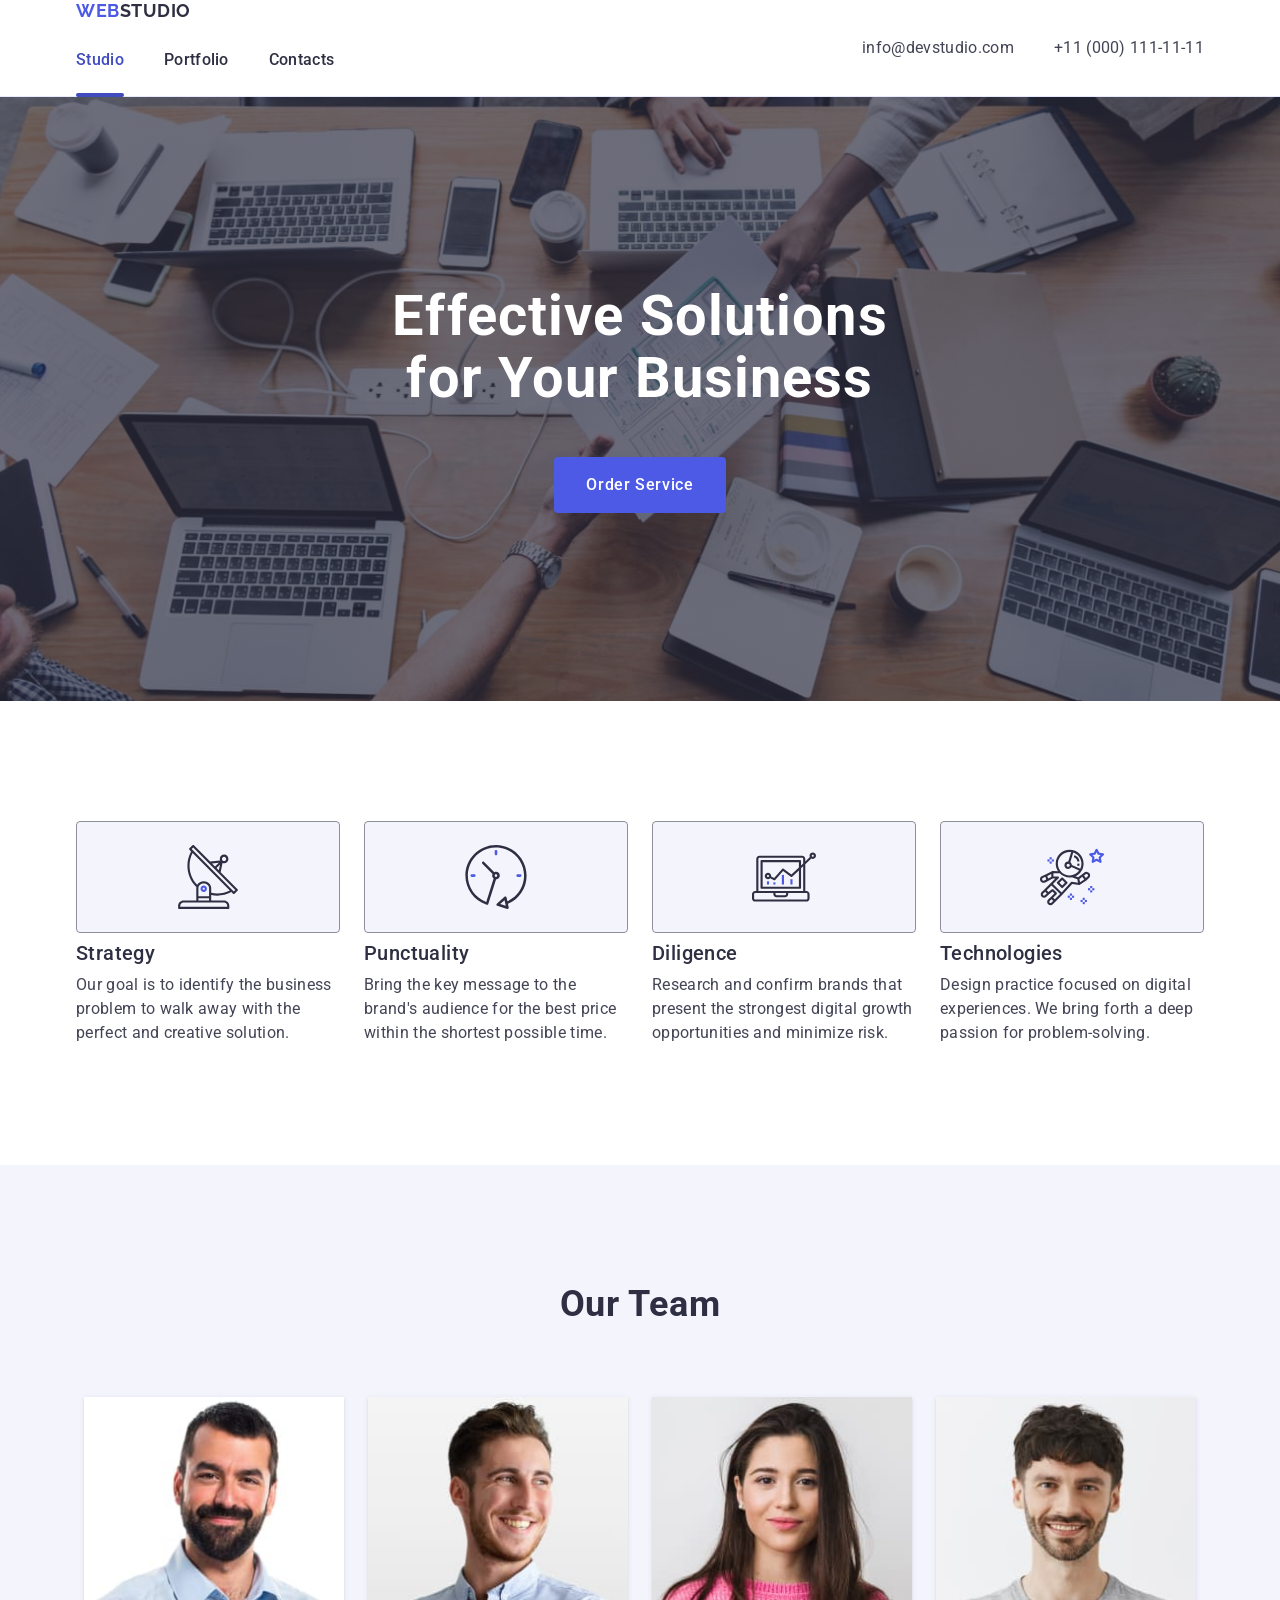
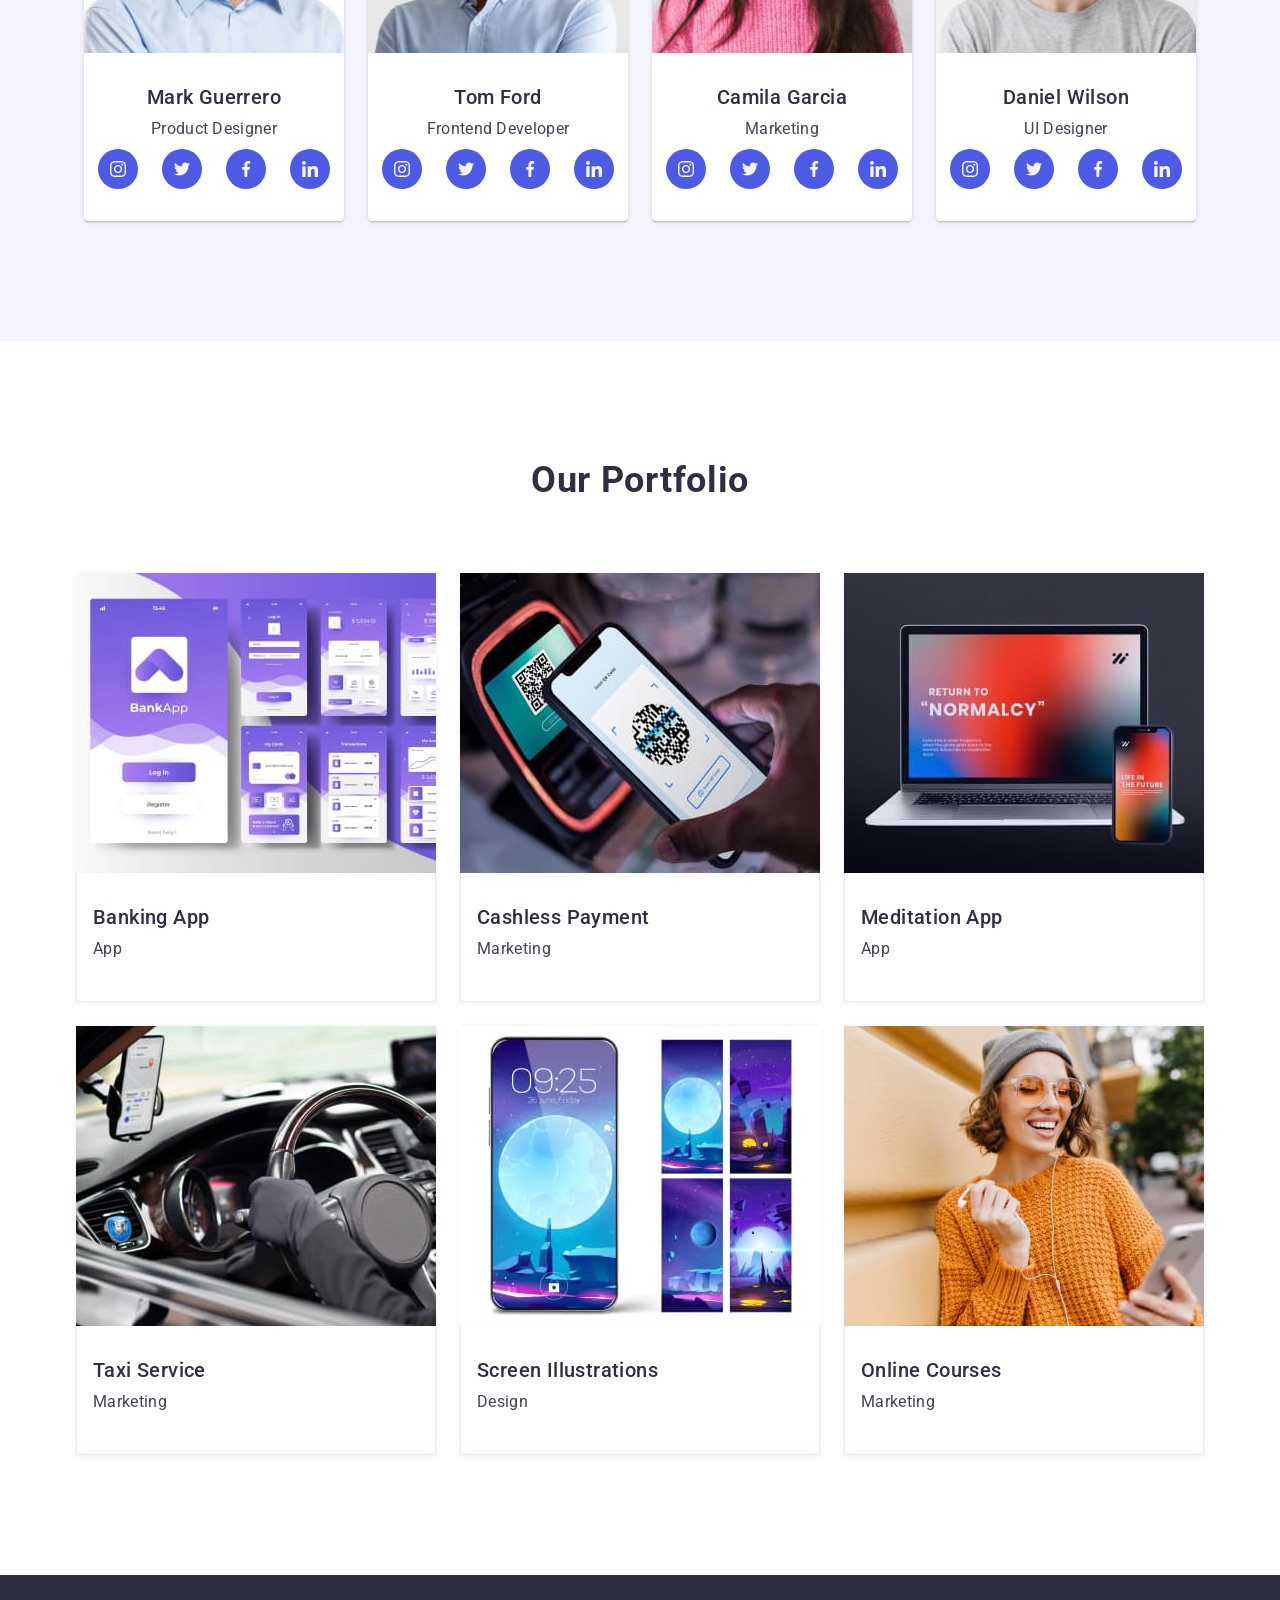
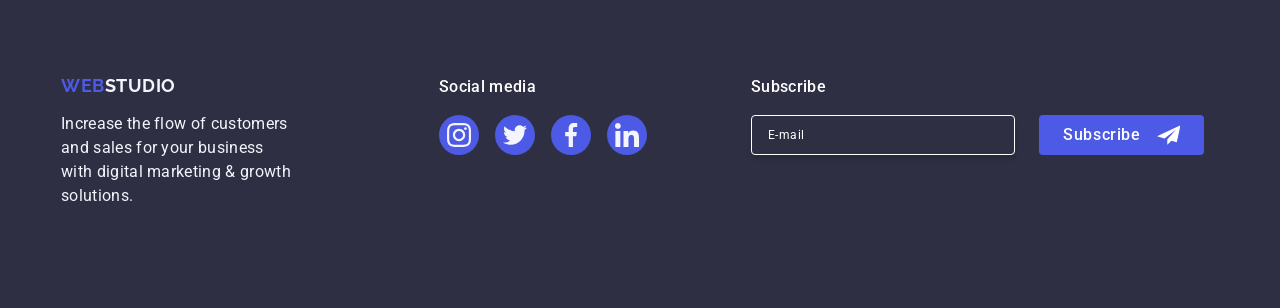
<file: index.html>
<!DOCTYPE html>
<html lang="en">
  <head>
    <meta charset="UTF-8" />
    <meta name="viewport" content="width=device-width, initial-scale=1.0" />
    <title>WebStudio</title>
    <link rel="preconnect" href="https://fonts.googleapis.com" />
    <link rel="preconnect" href="https://fonts.gstatic.com" crossorigin />
    <link
      href="https://fonts.googleapis.com/css2?family=Raleway:wght@700&family=Roboto:wght@400;500;700;900&display=swap"
      rel="stylesheet"
    />
    <link
      rel="stylesheet"
      href="https://cdn.jsdelivr.net/npm/modern-normalize@2.0.0/modern-normalize.min.css"
    />
    <link rel="stylesheet" href="./css/styles.css" />
  </head>
  <body>
    
    <!-- HEADER -->
    <header class="page-header">
      <div class="container">
        <nav class="page-nav">
          <a class="page-logo" href="./index.html">Web<span>Studio</span></a>
          <ul class="nav-list">
            <li class="nav-item">
              <a class="link" href="./index.html">Studio</a>
            </li>
            <li class="nav-item"><a class="link" href="">Portfolio</a></li>
            <li class="nav-item"><a class="link" href="">Contacts</a></li>
          </ul>
        </nav>
        <address class="address-header">
          <ul class="address-list">
            <li class="address-item">
              <a class="link" href="mailto:info@devstudio.com"
                >info@devstudio.com</a
              >
            </li>
            <li class="address-item">
              <a class="link" href="tel:+110001111111">+11 (000) 111-11-11</a>
            </li>
          </ul>
        </address>
        <button type="button" class="burger-btn">
          <svg width="24" height="24">
              <use class="icon-menu" href="./images/icons.svg#icon-menu"></use>
          </svg>
        </button>
      </div>
    </header>
    <main>

      <!-- HERO -->
      <section class="section page-hero">
        <div class="container">
          <h1 class="hero-title">Effective Solutions for Your Business</h1>
          <button class="hero-btn" type="button">Order Service</button>
        </div>
      </section>

      <!-- FEATURES -->
      <section class="section features">
        <div class="container">
          <h2 class="visually-hidden">Features</h2>
          <ul class="features-list">
            <li class="features-item">
              <div class="features-icon-wrapper">
                <svg class="icon" width="64" height="64">
                  <use href="./images/icons.svg#antenna"></use>
                </svg>
              </div>
              <h3 class="item-title">Strategy</h3>
              <p class="item-text">
                Our goal is to identify the business problem to walk away with
                the perfect and creative solution.
              </p>
            </li>
            <li class="features-item">
              <div class="features-icon-wrapper">
                <svg class="icon" width="64" height="64">
                  <use href="./images/icons.svg#clock"></use>
                </svg>
              </div>
              <h3 class="item-title">Punctuality</h3>
              <p class="item-text">
                Bring the key message to the brand's audience for the best price
                within the shortest possible time.
              </p>
            </li>
            <li class="features-item">
              <div class="features-icon-wrapper">
                <svg class="icon" width="64" height="64">
                  <use href="./images/icons.svg#diagram"></use>
                </svg>
              </div>
              <h3 class="item-title">Diligence</h3>
              <p class="item-text">
                Research and confirm brands that present the strongest digital
                growth opportunities and minimize risk.
              </p>
            </li>
            <li class="features-item">
              <div class="features-icon-wrapper">
                <svg class="icon" width="64" height="64">
                  <use href="./images/icons.svg#astronaut"></use>
                </svg>
              </div>
              <h3 class="item-title">Technologies</h3>
              <p class="item-text">
                Design practice focused on digital experiences. We bring forth a
                deep passion for problem-solving.
              </p>
            </li>
          </ul>
        </div>
      </section>

      <!-- TEAM -->
      <section class="section team">
        <div class="container">
          <h2 class="title">Our Team</h2>
          <ul class="team-list">
            <li class="team-item">
              <div class="thumb">
                <img srcset="./images/img-4.jpg 1x, ./images/img@2x.jpg 2x" src="./images/img-4.jpg" alt="Mark Guerrero" width="264" />
              </div>
              <div class="card-content">
                <h3 class="item-title">Mark Guerrero</h3>
                <p class="item-text">Product Designer</p>
                <ul class="social-links-list">
                  <li class="social-links-item">
                    <a
                      class="link"
                      href="https://www.instagram.com/"
                      target="_blank"
                    >
                      <svg class="social-links-icon" width="16" height="16">
                        <use href="./images/icons.svg#instagram"></use>
                      </svg>
                    </a>
                  </li>
                  <li class="social-links-item">
                    <a class="link" href="https://x.com/" target="_blank">
                      <svg class="social-links-icon" width="16" height="16">
                        <use href="./images/icons.svg#twitter"></use>
                      </svg>
                    </a>
                  </li>
                  <li class="social-links-item">
                    <a
                      class="link"
                      href="https://www.facebook.com/"
                      target="_blank"
                    >
                      <svg class="social-links-icon" width="16" height="16">
                        <use href="./images/icons.svg#facebook"></use>
                      </svg>
                    </a>
                  </li>
                  <li class="social-links-item">
                    <a
                      class="link"
                      href="https://www.linkedin.com/"
                      target="_blank"
                    >
                      <svg class="social-links-icon" width="16" height="16">
                        <use href="./images/icons.svg#linkedin"></use>
                      </svg>
                    </a>
                  </li>
                </ul>
              </div>
            </li>
            <li class="team-item">
              <div class="thumb">
                <img srcset="./images/img-1.jpg 1x, ./images/img-1@2x.jpg 2x" src="./images/img-1.jpg" alt="Tom Ford" width="264" />
              </div>
              <div class="card-content">
                <h3 class="item-title">Tom Ford</h3>
                <p class="item-text">Frontend Developer</p>
                <ul class="social-links-list">
                  <li class="social-links-item">
                    <a
                      class="link"
                      href="https://www.instagram.com/"
                      target="_blank"
                    >
                      <svg class="social-links-icon" width="16" height="16">
                        <use href="./images/icons.svg#instagram"></use>
                      </svg>
                    </a>
                  </li>
                  <li class="social-links-item">
                    <a class="link" href="https://x.com/" target="_blank">
                      <svg class="social-links-icon" width="16" height="16">
                        <use href="./images/icons.svg#twitter"></use>
                      </svg>
                    </a>
                  </li>
                  <li class="social-links-item">
                    <a
                      class="link"
                      href="https://www.facebook.com/"
                      target="_blank"
                    >
                      <svg class="social-links-icon" width="16" height="16">
                        <use href="./images/icons.svg#facebook"></use>
                      </svg>
                    </a>
                  </li>
                  <li class="social-links-item">
                    <a
                      class="link"
                      href="https://www.linkedin.com/"
                      target="_blank"
                    >
                      <svg class="social-links-icon" width="16" height="16">
                        <use href="./images/icons.svg#linkedin"></use>
                      </svg>
                    </a>
                  </li>
                </ul>
              </div>
            </li>
            <li class="team-item">
              <div class="thumb">
                <img srcset="./images/img-2.jpg 1x, ./images/img-2@2x.jpg 2x" src="./images/img-2.jpg" alt="Camila Garcia" width="264" />
              </div>
              <div class="card-content">
                <h3 class="item-title">Camila Garcia</h3>
                <p class="item-text">Marketing</p>
                <ul class="social-links-list">
                  <li class="social-links-item">
                    <a
                      class="link"
                      href="https://www.instagram.com/"
                      target="_blank"
                    >
                      <svg class="social-links-icon" width="16" height="16">
                        <use href="./images/icons.svg#instagram"></use>
                      </svg>
                    </a>
                  </li>
                  <li class="social-links-item">
                    <a class="link" href="https://x.com/" target="_blank">
                      <svg class="social-links-icon" width="16" height="16">
                        <use href="./images/icons.svg#twitter"></use>
                      </svg>
                    </a>
                  </li>
                  <li class="social-links-item">
                    <a
                      class="link"
                      href="https://www.facebook.com/"
                      target="_blank"
                    >
                      <svg class="social-links-icon" width="16" height="16">
                        <use href="./images/icons.svg#facebook"></use>
                      </svg>
                    </a>
                  </li>
                  <li class="social-links-item">
                    <a
                      class="link"
                      href="https://www.linkedin.com/"
                      target="_blank"
                    >
                      <svg class="social-links-icon" width="16" height="16">
                        <use href="./images/icons.svg#linkedin"></use>
                      </svg>
                    </a>
                  </li>
                </ul>
              </div>
            </li>
            <li class="team-item">
              <div class="thumb">
                <img srcset="./images/img-3.jpg 1x, ./images/img-3@2x.jpg 2x" src="./images/img-3.jpg" alt="Daniel Wilson" width="264" />
              </div>
              <div class="card-content">
                <h3 class="item-title">Daniel Wilson</h3>
                <p class="item-text">UI Designer</p>
                <ul class="social-links-list">
                  <li class="social-links-item">
                    <a
                      class="link"
                      href="https://www.instagram.com/"
                      target="_blank"
                    >
                      <svg class="social-links-icon" width="16" height="16">
                        <use href="./images/icons.svg#instagram"></use>
                      </svg>
                    </a>
                  </li>
                  <li class="social-links-item">
                    <a class="link" href="https://x.com/" target="_blank">
                      <svg class="social-links-icon" width="16" height="16">
                        <use href="./images/icons.svg#twitter"></use>
                      </svg>
                    </a>
                  </li>
                  <li class="social-links-item">
                    <a
                      class="link"
                      href="https://www.facebook.com/"
                      target="_blank"
                    >
                      <svg class="social-links-icon" width="16" height="16">
                        <use href="./images/icons.svg#facebook"></use>
                      </svg>
                    </a>
                  </li>
                  <li class="social-links-item">
                    <a
                      class="link"
                      href="https://www.linkedin.com/"
                      target="_blank"
                    >
                      <svg class="social-links-icon" width="16" height="16">
                        <use href="./images/icons.svg#linkedin"></use>
                      </svg>
                    </a>
                  </li>
                </ul>
              </div>
            </li>
          </ul>
        </div>
      </section>

      <!-- PORTFOLIO -->
      <section class="section portfolio">
        <div class="container">
          <h2 class="title">Our Portfolio</h2>
          <ul class="portfolio-list">
            <li class="portfolio-item">
              <div class="thumb">
                <img srcset="./images/img-5.jpg 1x, ./images/img-4@2x.jpg 2x" src="./images/img-5.jpg" alt="Banking Ap" width="360" />

                <p class="overlay-text">
                  14 Stylish and User-Friendly App Design Concepts · Task
                  Manager App · Calorie Tracker App · Exotic Fruit Ecommerce App
                  · Cloud Storage App
                </p>
              </div>
              <div class="card-content">
                <h3 class="item-title">Banking App</h3>
                <p class="item-text">App</p>
              </div>
            </li>
            <li class="portfolio-item">
              <div class="thumb">
                <img
                srcset="./images/img-6.jpg 1x, ./images/img-5@2x.jpg 2x"
                  src="./images/img-6.jpg"
                  alt="Cashless Payment"
                  width="360"
                />

                <p class="overlay-text">
                  14 Stylish and User-Friendly App Design Concepts · Task
                  Manager App · Calorie Tracker App · Exotic Fruit Ecommerce App
                  · Cloud Storage App
                </p>
              </div>
              <div class="card-content">
                <h3 class="item-title">Cashless Payment</h3>
                <p class="item-text">Marketing</p>
              </div>
            </li>
            <li class="portfolio-item">
              <div class="thumb">
                <img
                  srcset="./images/img-7.jpg 1x, ./images/img-6@2x.jpg 2x"
                  src="./images/img-7.jpg"
                  alt="Meditation App"
                  width="360"
                />

                <p class="overlay-text">
                  14 Stylish and User-Friendly App Design Concepts · Task
                  Manager App · Calorie Tracker App · Exotic Fruit Ecommerce App
                  · Cloud Storage App
                </p>
              </div>
              <div class="card-content">
                <h3 class="item-title">Meditation App</h3>
                <p class="item-text">App</p>
              </div>
            </li>
            <li class="portfolio-item">
              <div class="thumb">
                <img srcset="./images/img-8.jpg 1x, ./images/img-7@2x.jpg 2x" src="./images/img-8.jpg" alt="Taxi Service" width="360" />

                <p class="overlay-text">
                  14 Stylish and User-Friendly App Design Concepts · Task
                  Manager App · Calorie Tracker App · Exotic Fruit Ecommerce App
                  · Cloud Storage App
                </p>
              </div>
              <div class="card-content">
                <h3 class="item-title">Taxi Service</h3>
                <p class="item-text">Marketing</p>
              </div>
            </li>
            <li class="portfolio-item">
              <div class="thumb">
                <img
                  srcset="./images/img-9.jpg 1x, ./images/img-8@2x.jpg 2x"
                  src="./images/img-9.jpg"
                  alt="Screen Illustrations"
                  width="360"
                />

                <p class="overlay-text">
                  14 Stylish and User-Friendly App Design Concepts · Task
                  Manager App · Calorie Tracker App · Exotic Fruit Ecommerce App
                  · Cloud Storage App
                </p>
              </div>
              <div class="card-content">
                <h3 class="item-title">Screen Illustrations</h3>
                <p class="item-text">Design</p>
              </div>
            </li>
            <li class="portfolio-item">
              <div class="thumb">
                <img
                  srcset="./images/img-10.jpg 1x, ./images/img-9@2x.jpg 2x"
                  src="./images/img-10.jpg"
                  alt="Online Courses"
                  width="360"
                />

                <p class="overlay-text">
                  14 Stylish and User-Friendly App Design Concepts · Task
                  Manager App · Calorie Tracker App · Exotic Fruit Ecommerce App
                  · Cloud Storage App
                </p>
              </div>
              <div class="card-content">
                <h3 class="item-title">Online Courses</h3>
                <p class="item-text">Marketing</p>
              </div>
            </li>
          </ul>
        </div>
      </section>
    </main>

    <!-- FOOTER -->
    <footer class="page-footer">
      <div class="container">
        <div class="footer-info">
          <div class="footer-logo">
            <a class="page-logo" href="./index.html"
              >Web<span class="logo-text">Studio</span></a
            >
          </div>
          <p class="footer-text">
            Increase the flow of customers and sales for your business with
            digital marketing & growth solutions.
          </p>
        </div>
        <div class="social-media">
          <p class="social-media-title">Social media</p>
          <ul class="social-links-list">
            <li class="social-links-item">
              <a class="link" href="https://www.instagram.com/" target="_blank">
                <svg class="social-links-icon" width="24" height="24">
                  <use href="./images/icons.svg#instagram"></use>
                </svg>
              </a>
            </li>
            <li class="social-links-item">
              <a class="link" href="https://x.com/" target="_blank">
                <svg class="social-links-icon" width="24" height="24">
                  <use href="./images/icons.svg#twitter"></use>
                </svg>
              </a>
            </li>
            <li class="social-links-item">
              <a class="link" href="https://www.facebook.com/" target="_blank">
                <svg class="social-links-icon" width="24" height="24">
                  <use href="./images/icons.svg#facebook"></use>
                </svg>
              </a>
            </li>
            <li class="social-links-item">
              <a class="link" href="https://www.linkedin.com/" target="_blank">
                <svg class="social-links-icon" width="24" height="24">
                  <use href="./images/icons.svg#linkedin"></use>
                </svg>
              </a>
            </li>
          </ul>
        </div>
        <div class="footer-form-wrapper"> 
          <p class="social-media-title">Subscribe</p>
          <form class="footer-form" action="#">
            <label class="footer-form-label" for="email">
              <input class="footer-input" type="email" name="email" id="email" placeholder="E-mail">
            </label> 
            <button type="submit" class="form-button">
              Subscribe
              <svg class="footer-form-icon" width="24" height="24">
                <use href="./images/icons.svg#icon-send"></use>
              </svg>
            </button>
          </form>
      </div>
      </div>
    </footer>

    <!-- MODAL -->
    <div class="backdrop">
      <div class="modal">
          <button type="button" class="btn-close">
              <svg class="btn-icon" width="8" height="8">
                  <use href="./images/icons.svg#icon-close"></use>
              </svg>
          </button>
          <p class="modal-title">Leave your contacts and we will call you back</p>
          <form action="#" class="modal-form">
              <div class="form-field">
                  <label for="user-name" class="form-lable">Name</label>
                  <div class="input-wrapper">
                    <input type="text" class="form-input" name="user-name" id="user-name" placeholder=" " autofocus/>
                    <svg class="form-icon" width="18" height="24">
                        <use href="./images/icons.svg#icon-person"></use>
                    </svg>
                  </div>
              </div>
              <div class="form-field">
                  <label for="user-phone" class="form-lable">Phone</label>
                  <div class="input-wrapper">
                    <input type="tel" class="form-input" name="user-phone" id="user-phone" placeholder=" " />
                    <svg class="form-icon" width="18" height="24">
                        <use href="./images/icons.svg#icon-phone"></use>
                    </svg>
                  </div>
              </div>
              <div class="form-field">
                  <label for="user-mail" class="form-lable">Email</label>
                  <div class="input-wrapper">
                    <input type="email" class="form-input" name="user-mail" id="user-mail" placeholder=" " />
                    <svg class="form-icon" width="18" height="24">
                        <use href="./images/icons.svg#icon-email"></use>
                    </svg>
                  </div>
              </div>
              <div class="form-field">
                  <label for="user-comment" class="form-lable">Comment</label>
                  <textarea name="user-comment" class="form-comment" id="user-comment" cols="30" rows="10"
                      placeholder="Text input"></textarea>
              </div>
              <div class="checkbox-field">
                  <input type="checkbox" class="agreement visually-hidden" value="true" name="user-privacy" id="user-privacy" />
                  <label for="user-privacy" class="agreement-lable">
                    <span class="checkbox">
                      <svg class="checkbox-icon" width="10" height="8">
                        <use href="./images/icons.svg#icon-check2"></use>
                      </svg>
                    </span>
                    I accept the terms and conditions of the
                    <a href="" class="agreement-link">Privacy Policy</a>
                  </label>
              </div>
              <button type="submit" class="btn-send">Send</button>
          </form>
      </div>
    </div>

    <!-- MOBILE MENU -->
    <div class="mobile-menu">
      <div class="container">
        <button type="button" class="btn-close" data-menu-button>
          <svg width="8" height="8">
              <use class="icon-close" href="./images/icons.svg#icon-close"></use>
          </svg>
        </button>
        <ul class="mobile-menu-list">
          <li class="mobile-menu-item"><p>Studio</p></li>
          <li class="mobile-menu-item"><p>Portfolio</p></li>
          <li class="mobile-menu-item"><p>Contacts</p></li>
        </ul>
        <address class="address-mobile">
          <ul class="address-list">
            <li class="address-item">
              <a class="link" href="mailto:info@devstudio.com"
                >info@devstudio.com</a
              >
            </li>
            <li class="address-item">
              <a class="link" href="tel:+110001111111">+11 (000) 111-11-11</a>
            </li>
          </ul>
        </address>
        <ul class="social-links-list">
          <li class="social-links-item">
            <a
              class="link"
              href="https://www.instagram.com/"
              target="_blank"
            >
              <svg class="social-links-icon" width="24" height="24">
                <use href="./images/icons.svg#instagram"></use>
              </svg>
            </a>
          </li>
          <li class="social-links-item">
            <a class="link" href="https://x.com/" target="_blank">
              <svg class="social-links-icon" width="24" height="24">
                <use href="./images/icons.svg#twitter"></use>
              </svg>
            </a>
          </li>
          <li class="social-links-item">
            <a
              class="link"
              href="https://www.facebook.com/"
              target="_blank"
            >
              <svg class="social-links-icon" width="24" height="24">
                <use href="./images/icons.svg#facebook"></use>
              </svg>
            </a>
          </li>
          <li class="social-links-item">
            <a
              class="link"
              href="https://www.linkedin.com/"
              target="_blank"
            >
              <svg class="social-links-icon" width="24" height="24">
                <use href="./images/icons.svg#linkedin"></use>
              </svg>
            </a>
          </li>
        </ul>
      </div>
    </div>
  </body>
</html>
</file>
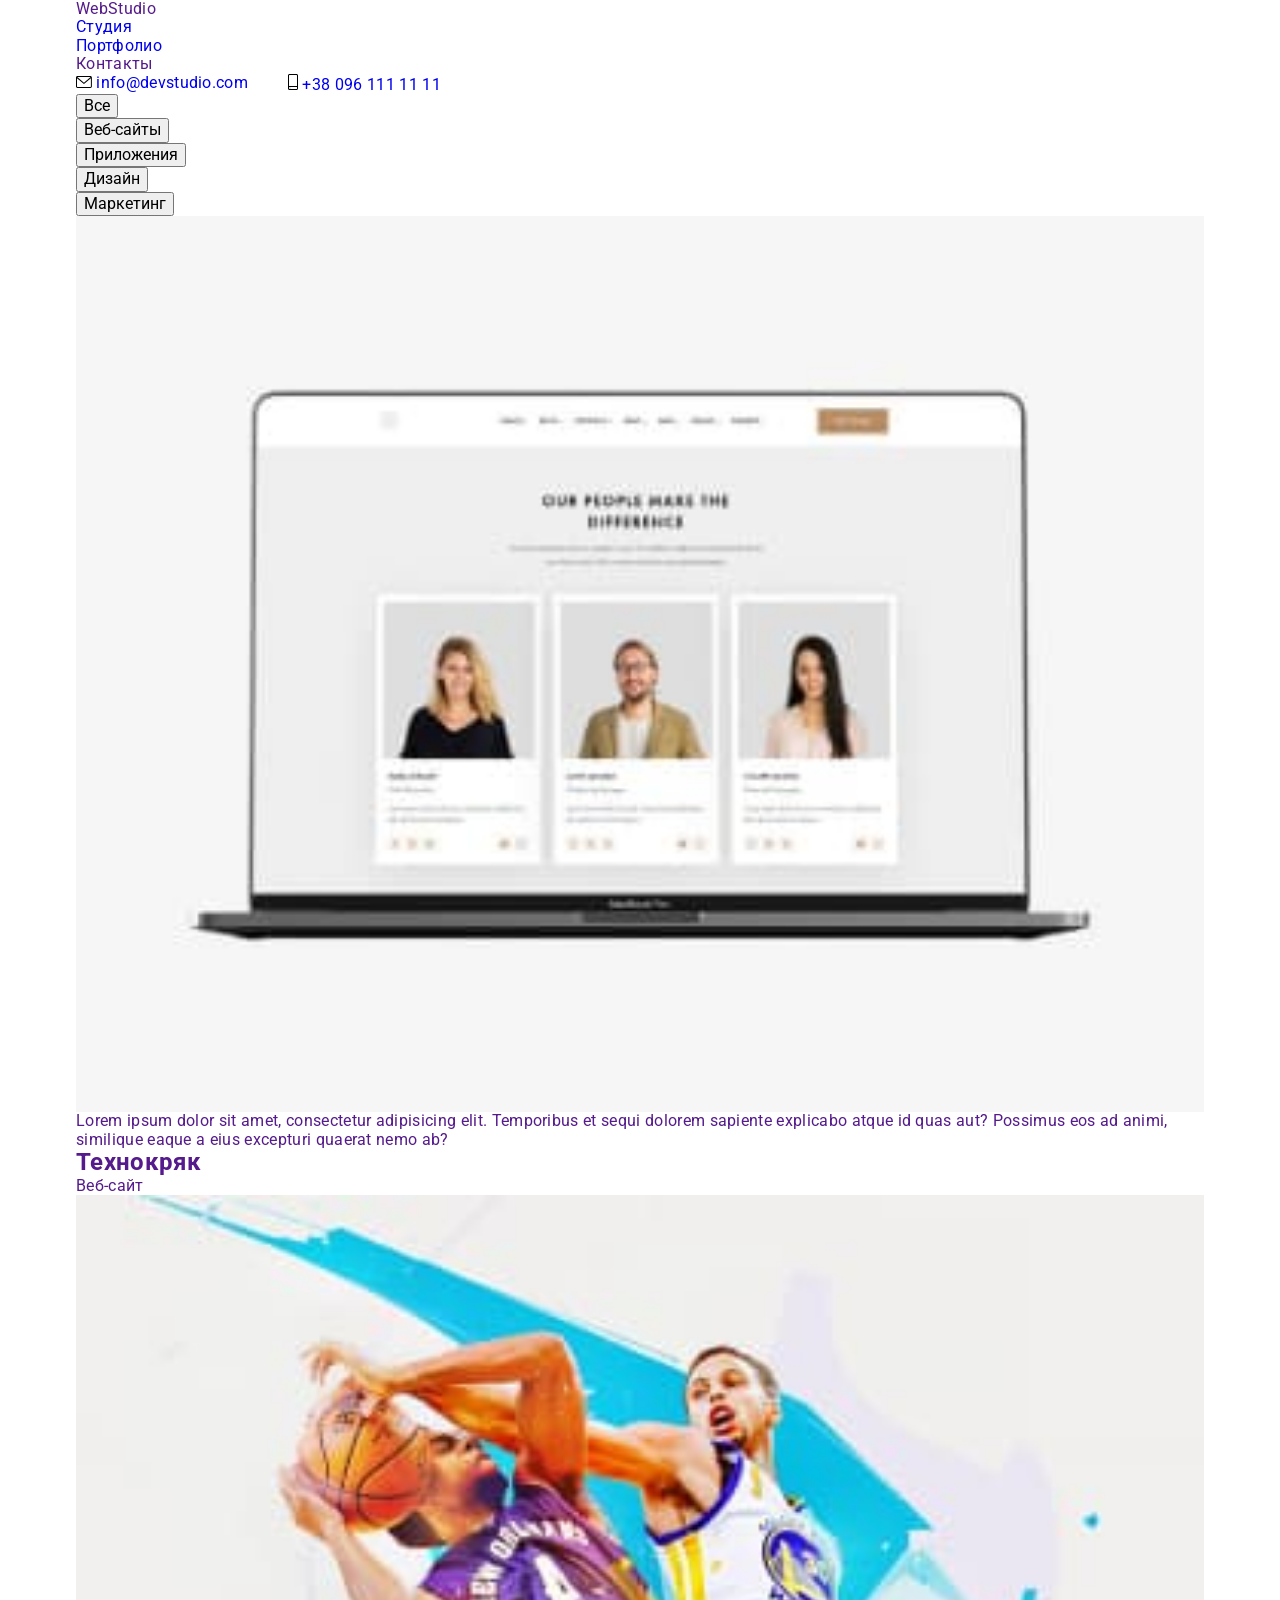
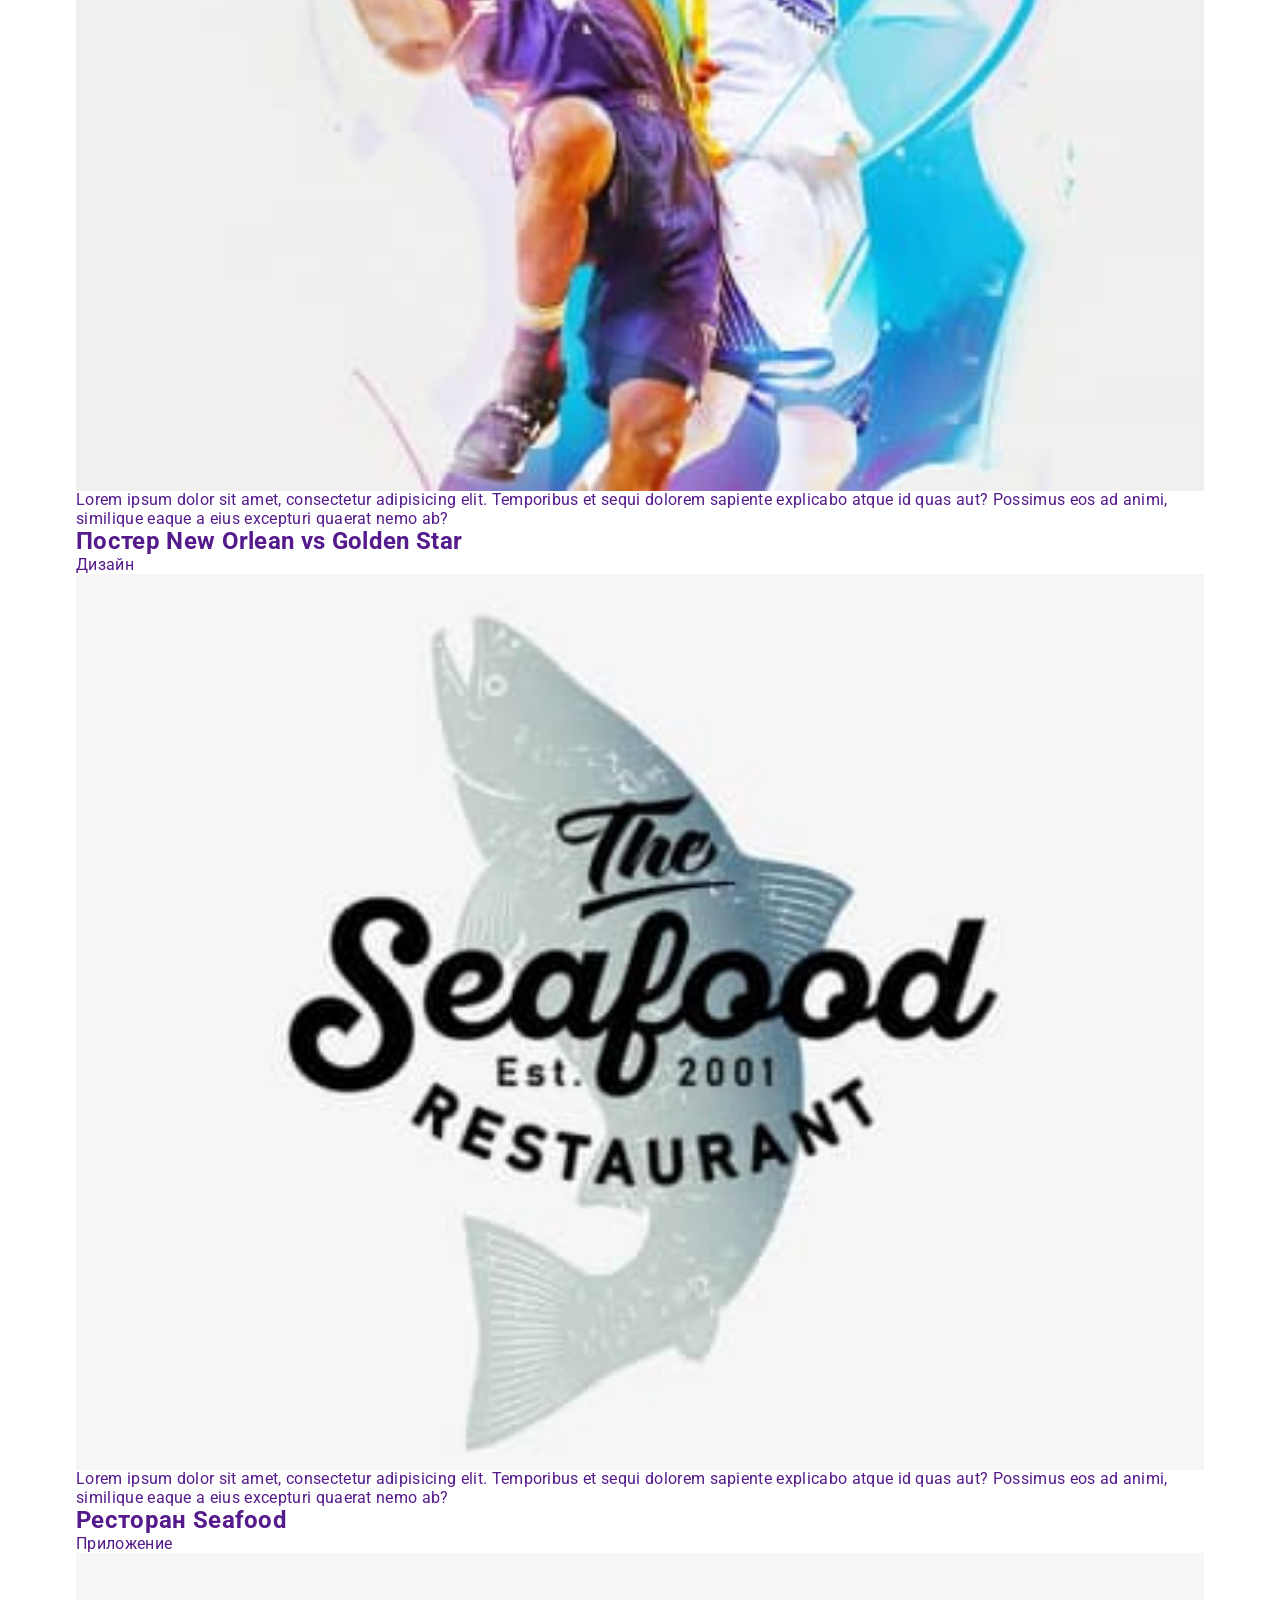
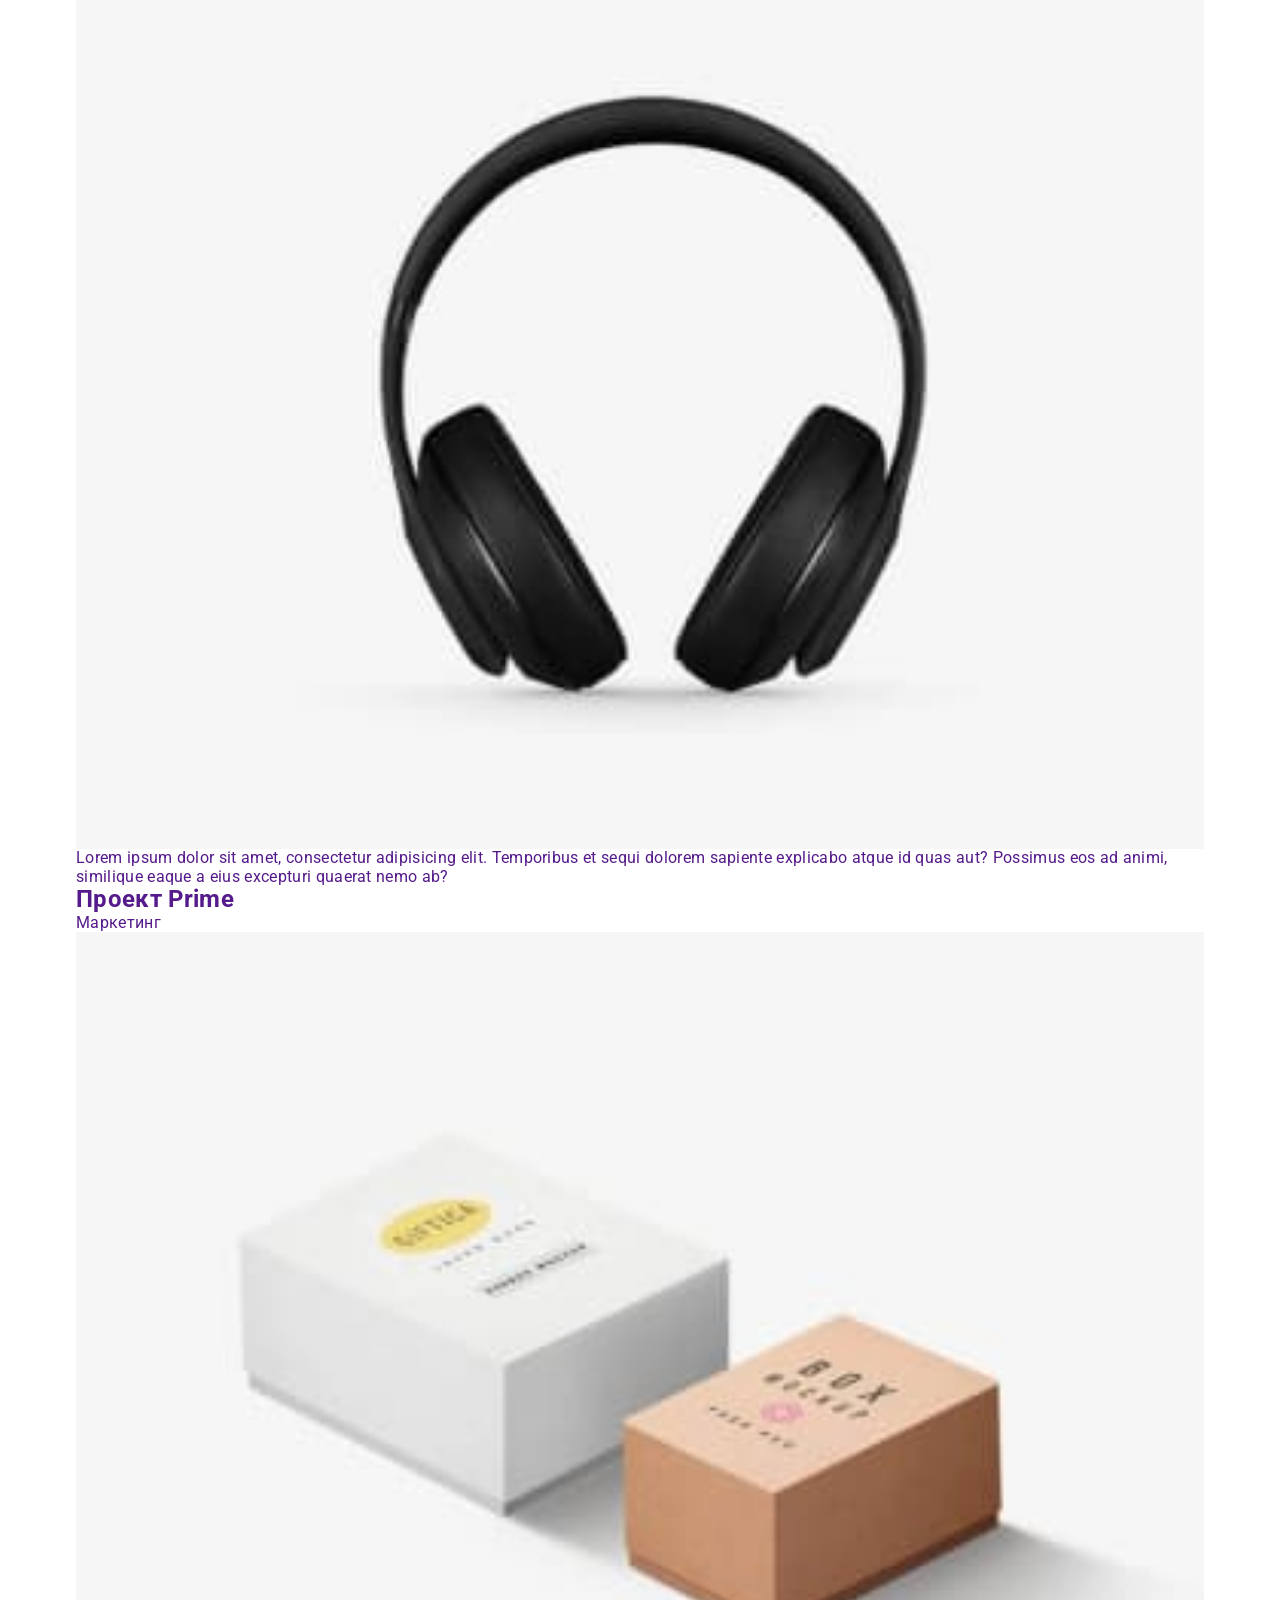
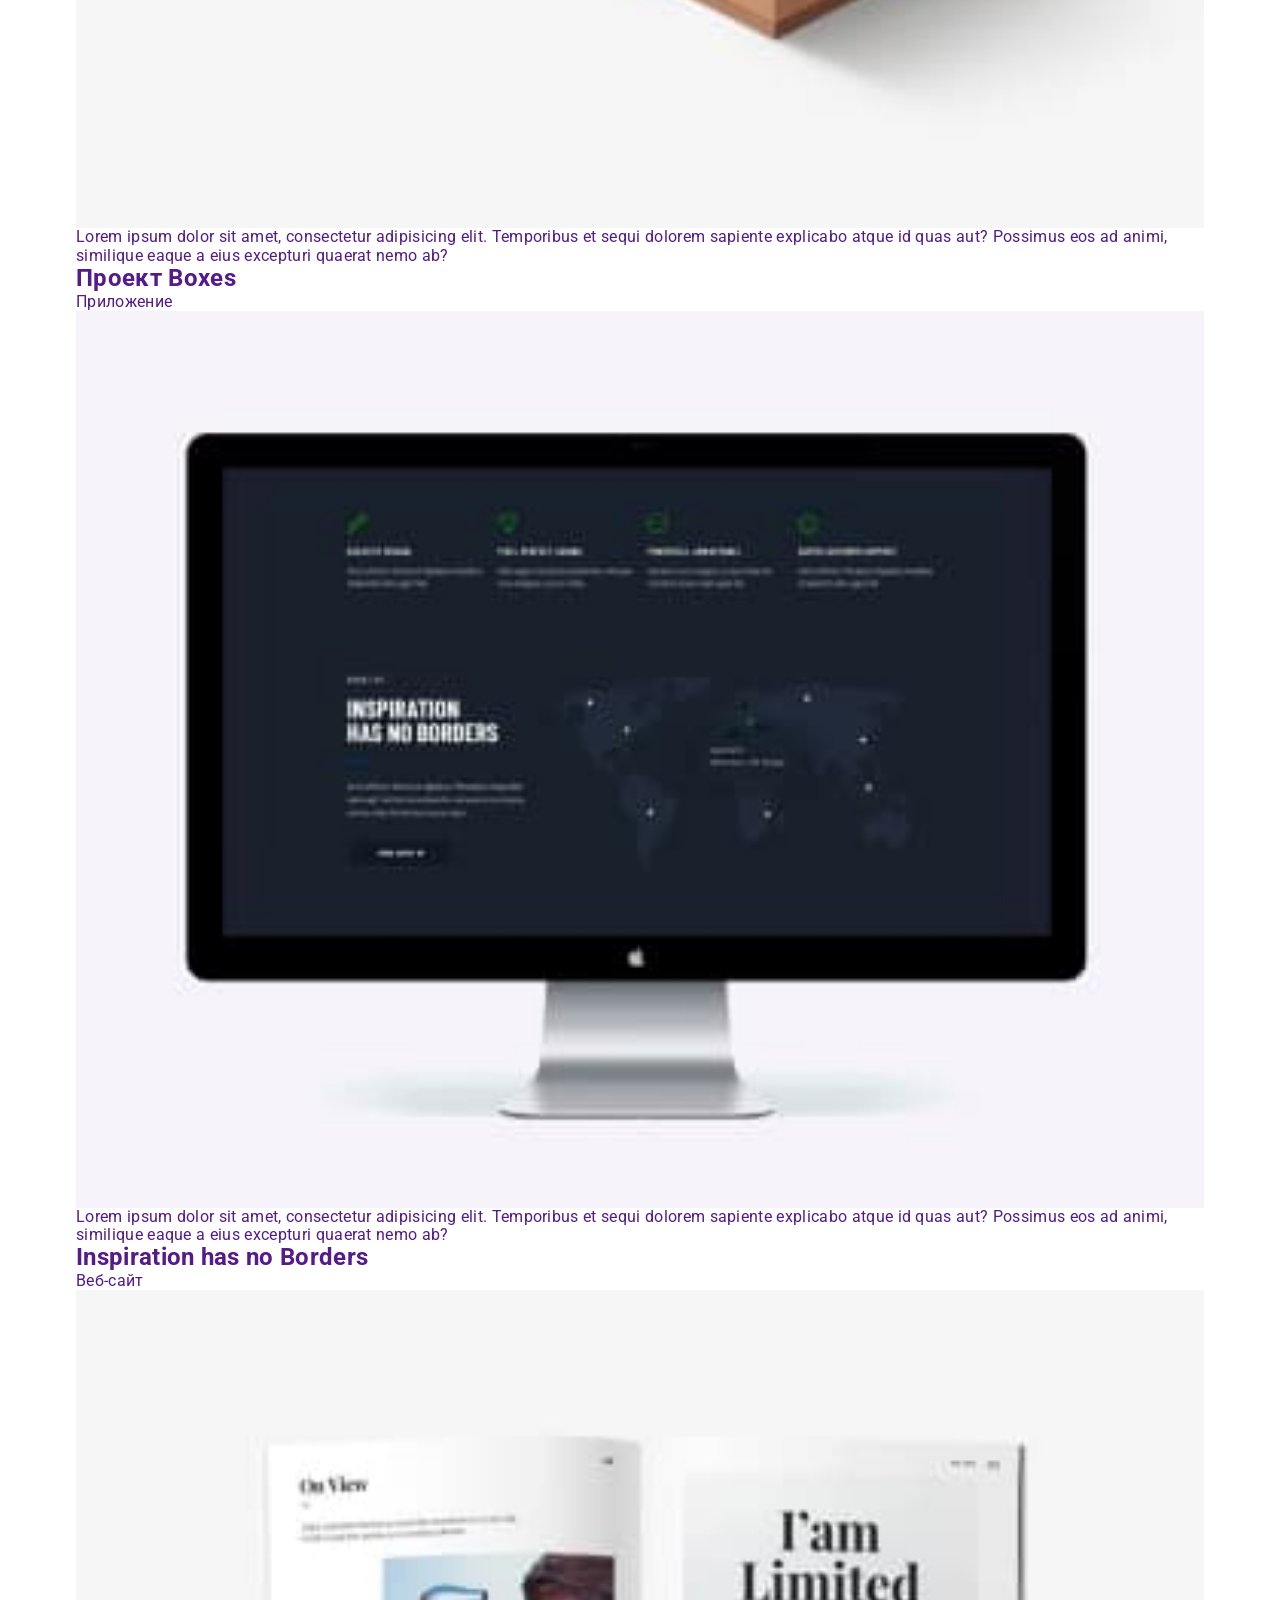
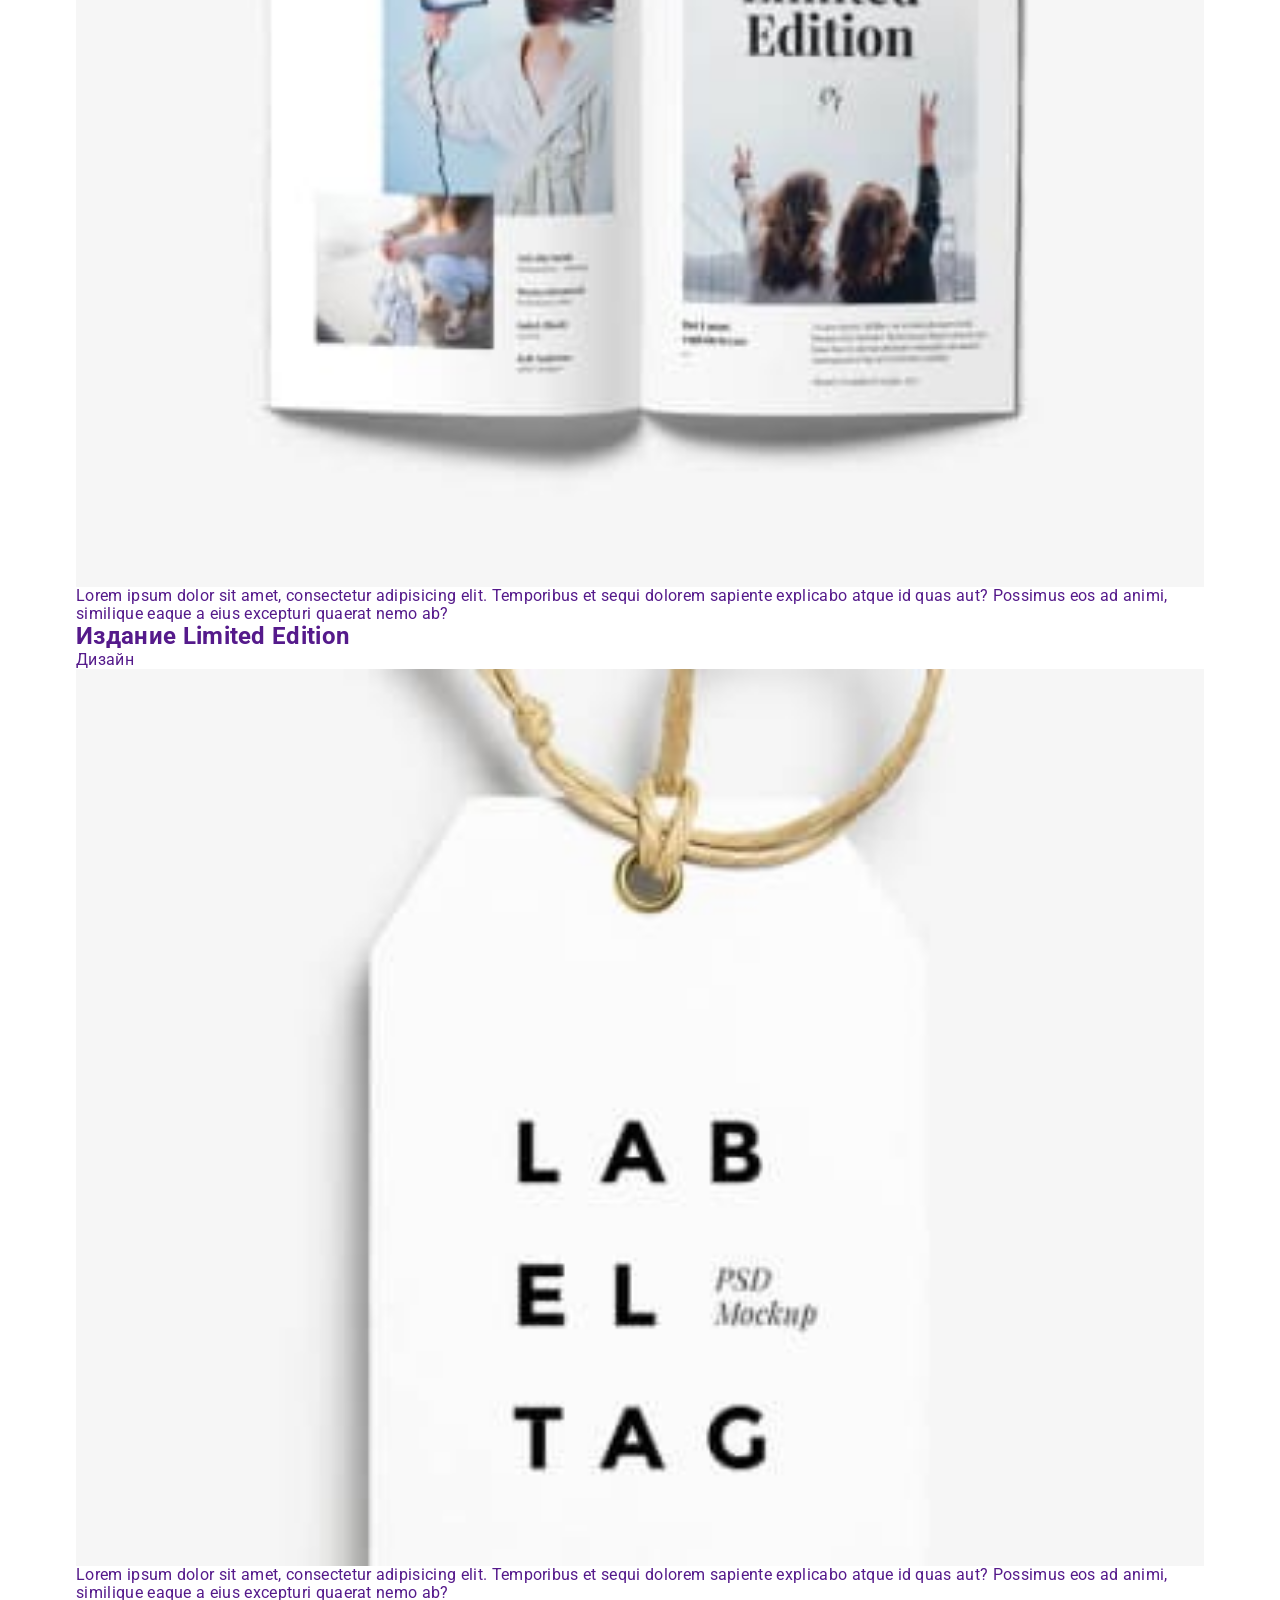
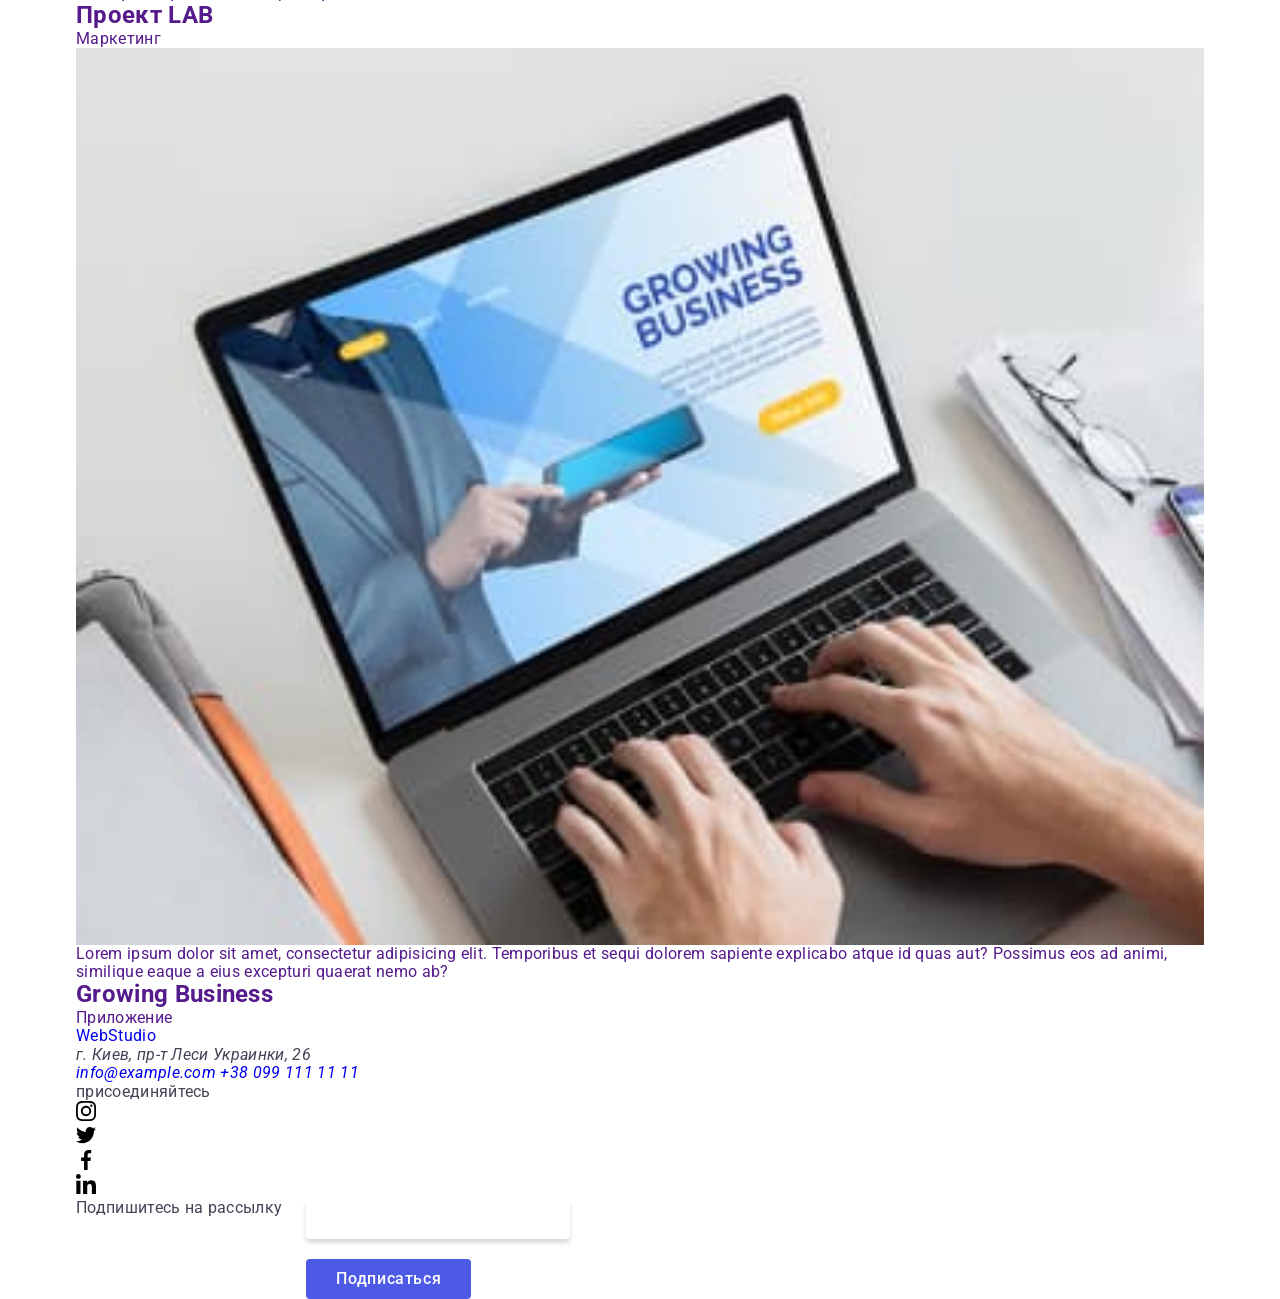
<file: portfolio.html>
<!DOCTYPE html>
<html lang="en">
<head>
    <meta charset="UTF-8">
    <meta name="viewport" content="width=device-width, initial-scale=1.0">
    <link rel="preconnect" href="https://fonts.gstatic.com">
    <link href="https://fonts.googleapis.com/css2?family=Raleway:wght@700&family=Roboto:wght@400;500;700;900&display=swap" rel="stylesheet">
    <link rel="stylesheet" href="https://cdnjs.cloudflare.com/ajax/libs/modern-normalize/1.0.0/modern-normalize.min.css" integrity="sha512-ISS7cAi1PEhQ8jnbJpJZMd29NlhNj4AWYyLOSp2CE/CsHxTCu+r+t0D2yoJudVrd0/8fTVPUVDzY5Tvli75u/g==" crossorigin="anonymous" />
    <link rel="stylesheet" href="./css/styles.css">
    <title>Document</title>
</head>
<body>
    <header class="header-portfolio">
        <div class="container main-nav">
            <nav class="site-nav">
                <a href="" class="logo">Web<span>Studio</span></a>
                <ul class="site-nav-list">
                    <li class="site-nav-item">
                        <a href="./index.html" class="link">Студия</a>
                    </li>
                    <li class="site-nav-item">
                        <a href="./portfolio.html" class="link current">Портфолио</a>
                    </li>
                    <li class="site-nav-item">
                        <a href="" class="link">Контакты</a>
                    </li>
                </ul>
            </nav>
            <address class="address-header">
                <ul class="address-list">
                    <li class="item">
                        <a href="mailto:info@devstudio.com" class="link">
                            <svg class="icon-envelope" width="16" height="12">
                                <use href="./images/symbol-defs.svg#icon-envelope-hover"></use>
                            </svg>
                            info@devstudio.com
                        </a>
                    </li>
                    <li class="item">
                        <a href="tel:+380961111111" class="link">
                            <svg class="icon-smartphone" width="10" height="16">
                                <use href="./images/symbol-defs.svg#icon-smartphone"></use>
                            </svg>
                            +38 096 111 11 11
                        </a>
                    </li>
                </ul>
            </address>
        </div>
    </header>
    <main>
        <section class="portfolio">
            <h1 class="visually-hidden">Наши проекты</h1>   
            <ul class="button-list container">
                <li class="button-item">
                    <button type="button" class="link-button">Все</button>
                </li>
                <li class="button-item">
                    <button type="button" class="link-button">Веб-сайты</button>
                </li>
                <li class="button-item">
                    <button type="button" class="link-button">Приложения</button>
                </li>
                <li class="button-item">
                    <button type="button" class="link-button">Дизайн</button>
                </li>
                <li class="button-item">
                    <button type="button" class="link-button">Маркетинг</button>
                </li>
            </ul>
            <ul class="projects-list container">
                <li class="project-element">
                    <a href="" class="project-link">
                        <div class="project thumb">
                            <img src="./images/portfolioimg/img.jpg" alt="технокряк" width="370">
                            <div class="project-overlay">
                                <p>Lorem ipsum dolor sit amet, consectetur adipisicing elit. Temporibus et sequi dolorem sapiente explicabo atque id quas aut? Possimus eos ad animi, similique eaque a eius excepturi quaerat nemo ab?</p>
                            </div>
                        </div>
                        <div class="project-item">
                            <h2 class="project-title">Технокряк</h2>
                            <p class="project-type">Веб-сайт</p>
                        </div>
                    </a>
                </li>
                <li class="project-element">
                    <a href="" class="project-link">
                        <div class="project thumb">
                            <img src="./images/portfolioimg/poster.jpg" alt="постер" width="370">
                            <div class="project-overlay">
                                <p>Lorem ipsum dolor sit amet, consectetur adipisicing elit. Temporibus et sequi dolorem sapiente explicabo atque id quas aut? Possimus eos ad animi, similique eaque a eius excepturi quaerat nemo ab?</p>
                            </div>
                        </div>
                        <div class="project-item">
                            <h2 class="project-title">Постер New Orlean vs Golden Star</h2>
                            <p class="project-type">Дизайн</p>
                        </div>
                    </a>
                </li>
                <li class="project-element">
                    <a href="" class="project-link">
                        <div class="project thumb">
                            <img src="./images/portfolioimg/restoran.jpg" alt="ресторан" width="370">
                            <div class="project-overlay">
                                <p>Lorem ipsum dolor sit amet, consectetur adipisicing elit. Temporibus et sequi dolorem sapiente explicabo atque id quas aut? Possimus eos ad animi, similique eaque a eius excepturi quaerat nemo ab?</p>
                            </div>
                        </div>
                        <div class="project-item">
                            <h2 class="project-title">Ресторан Seafood</h2>
                            <p class="project-type">Приложение</p>
                        </div>
                    </a>
                </li>
                <li class="project-element">
                    <a href="" class="project-link">
                        <div class="project thumb">
                            <img src="./images/portfolioimg/prime.jpg" alt="проект прайм" width="370">
                            <div class="project-overlay">
                                <p>Lorem ipsum dolor sit amet, consectetur adipisicing elit. Temporibus et sequi dolorem sapiente explicabo atque id quas aut? Possimus eos ad animi, similique eaque a eius excepturi quaerat nemo ab?</p>
                            </div>
                        </div>
                        <div class="project-item">
                            <h2 class="project-title">Проект Prime</h2>
                            <p class="project-type">Маркетинг</p>
                        </div>
                    </a>
                </li>
                <li class="project-element">
                    <a href="" class="project-link">
                        <div class="project thumb">
                            <img src="./images/portfolioimg/boxes.jpg" alt="проект боксы" width="370">
                            <div class="project-overlay">
                                <p>Lorem ipsum dolor sit amet, consectetur adipisicing elit. Temporibus et sequi dolorem sapiente explicabo atque id quas aut? Possimus eos ad animi, similique eaque a eius excepturi quaerat nemo ab?</p>
                            </div>
                        </div>
                        <div class="project-item">
                            <h2 class="project-title">Проект Boxes</h2>
                            <p class="project-type">Приложение</p>
                        </div>
                    </a>
                </li>
                <li class="project-element">
                    <a href="" class="project-link">
                        <div class="project thumb">
                            <img src="./images/portfolioimg/insp.jpg" alt="фото" width="370">
                            <div class="project-overlay">
                                <p>Lorem ipsum dolor sit amet, consectetur adipisicing elit. Temporibus et sequi dolorem sapiente explicabo atque id quas aut? Possimus eos ad animi, similique eaque a eius excepturi quaerat nemo ab?</p>
                            </div>
                        </div>
                        <div class="project-item">
                            <h2 class="project-title">Inspiration has no Borders</h2>
                            <p class="project-type">Веб-сайт</p>
                        </div>
                    </a>
                </li>
                <li class="project-element">
                    <a href="" class="project-link">
                        <div class="project thumb">
                            <img src="./images/portfolioimg/edition.jpg" alt="издание" width="370">
                            <div class="project-overlay">
                                <p>Lorem ipsum dolor sit amet, consectetur adipisicing elit. Temporibus et sequi dolorem sapiente explicabo atque id quas aut? Possimus eos ad animi, similique eaque a eius excepturi quaerat nemo ab?</p>
                            </div>
                        </div>
                        <div class="project-item">
                            <h2 class="project-title">Издание Limited Edition</h2>
                            <p class="project-type">Дизайн</p>
                        </div>
                    </a>
                </li>
                <li class="project-element">
                    <a href="" class="project-link">
                        <div class="project thumb">
                            <img src="./images/portfolioimg/proekt.jpg" alt="лаб" width="370">
                            <div class="project-overlay">
                                <p>Lorem ipsum dolor sit amet, consectetur adipisicing elit. Temporibus et sequi dolorem sapiente explicabo atque id quas aut? Possimus eos ad animi, similique eaque a eius excepturi quaerat nemo ab?</p>
                            </div>
                        </div>
                        <div class="project-item">
                            <h2 class="project-title">Проект LAB</h2>
                            <p class="project-type">Маркетинг</p>
                        </div>
                    </a>
                </li>
                <li class="project-element">
                    <a href="" class="project-link">
                        <div class="project thumb">
                            <img src="./images/portfolioimg/growing.jpg" alt="бизнес" width="370">
                            <div class="project-overlay">
                                <p>Lorem ipsum dolor sit amet, consectetur adipisicing elit. Temporibus et sequi dolorem sapiente explicabo atque id quas aut? Possimus eos ad animi, similique eaque a eius excepturi quaerat nemo ab?</p>
                            </div>
                        </div>
                        <div class="project-item">
                            <h2 class="project-title">Growing Business</h2>
                            <p class="project-type">Приложение</p>
                        </div>
                    </a>
                </li>
            </ul>
        </section>
    </main>
    <footer class="bottom">
        <div class="container">
            <div class="footer-adrs">
                <a href="./index.html" class="logo">Web<span>Studio</span></a>
                <address class="adrs-list">
                    <p class="adrs-item">г. Киев, пр-т Леси Украинки, 26</p>
                    <a href="mailto:info@example.com" class="adrs-link adrs-item">info@example.com</a>
                    <a href="tel:+380991111111" class="adrs-link adrs-item">+38 099 111 11 11</a>
                </address>
            </div>
            <div class="footer-links">
                <p>присоединяйтесь</p>
                <ul class="footer-list">
                    <li class="footer-item">
                        <a href="" class="link">
                            <svg class="footer-icon" width="20" height="20">
                                <use href="./images/symbol-defs.svg#icon-instagram-2"></use>
                            </svg>
                        </a>
                    </li>
                    <li class="footer-item">
                        <a href="" class="link">
                            <svg class="footer-icon" width="20" height="20">
                                <use href="./images/symbol-defs.svg#icon-twitter-1"></use>
                            </svg>
                        </a>
                    </li>
                    <li class="footer-item">
                        <a href="" class="link">
                            <svg class="footer-icon" width="20" height="20">
                                <use href="./images/symbol-defs.svg#icon-facebook-1"></use>
                            </svg>
                        </a>
                    </li>
                    <li class="footer-item">
                        <a href="" class="link">
                            <svg class="footer-icon" width="20" height="20">
                                <use href="./images/symbol-defs.svg#icon-linkedin-1"></use>
                            </svg>
                        </a>
                    </li>
                </ul>
            </div>
            <div class="footer-form">
                <p>Подпишитесь на рассылку</p>
                <form action="#">
                    <input class="footer-input" type="email" name="mail" placeholder="E-mail">
                    <button type="submit" class="form-button">Подписаться</button>
                </form>
            </div>
        </div>
    </footer>
    
</body>
</html>
</file>
<file: css/styles.css>
body {
  font-family: "Roboto", sans-serif;
  background: #fff;
  color: #434455;
  font-size: 16px;
  letter-spacing: 0.02em;
}

h1, h2, h3, h4, h5, h6, p {
	margin: 0;
}

ul {
  margin: 0;
  padding-left: 0;
  list-style-type: none;
}

a {
  text-decoration: none;
}

img {
  display: block;
  width: 100%;
}

.container {
  max-width: 320px;
  padding-left: 16px;
  padding-right: 16px;
  margin-left: auto;
  margin-right: auto;
}

.visually-hidden {
  position: absolute;
  width: 1px;
  height: 1px;
  margin: -1px;
  border: 0;
  padding: 0;
  white-space: nowrap;
  clip-path: inset(100%);
  clip: rect(0 0 0 0);
  overflow: hidden;
}

.section {
  padding: 96px 0;
}

@media screen and (min-width: 768px) {
  .container {
    max-width: 768px;
  }
}

@media screen and (min-width: 1158px) {
  .container {
    max-width: 1158px;
    padding-left: 15px;
    padding-right: 15px;
  }

  .section {
    padding: 120px 0;
  }
}

/* HEADER */

.page-header {
  padding: 16px 0;
  border-bottom: 1px solid #e7e9fc;
  box-shadow: 0 1px 6px 0 rgba(46, 47, 66, 0.08), 0 1px 1px 0 rgba(46, 47, 66, 0.16), 0 2px 1px 0 rgba(46, 47, 66, 0.08);
}

.page-logo {
  margin-right: 76px;
  font-family: "Raleway", sans-serif;
  font-weight: 700;
  font-size: 18px;
  line-height: 1.17;
  letter-spacing: 0.03em;
  text-transform: uppercase;
  color: #4d5ae5;
}

.page-logo span {
  color: #2e2f42;
}

.page-header .container {
  display: flex;
  align-items: center;
  justify-content: space-between;
}

.burger-btn {
  background-color: transparent;
  outline: none;
  border: none;
  color: #2f2f37;
}

.icon-menu {
  fill: currentColor;
}

.nav-list {
  display: none;
}

.address-header {
  display: none;
}

@media screen and (min-width: 768px) {
  .page-header {
    padding: 0;
  }

  .burger-btn{
    display: none;
  }

  .page-header .container {
    display: flex;
    justify-content: space-between;
    align-items: center;
    line-height: 1.5;
  }

  .nav-list {
    display: flex;
    gap: 40px;
    font-weight: 500;
  }

  .nav-item .link {
    display: block;
    color: #2e2f42;
    padding: 24px 0;
    transition: color 250ms cubic-bezier(0.4, 0, 0.2, 1);
  }

  .nav-item:nth-child(1) .link {
    position: relative;
    color: #404bbf;
  }
  
  .nav-item:nth-child(1) .link::after {
    content: '';
    position: absolute;
    display: block;
    left: 0;
    bottom: -1px;
    border-radius: 2px;
    width: 100%;
    height: 4px;
    background-color: #404bbf;
  }

  .address-header {
    display: block;
    font-style: normal;
  }
  
  .address-list {
    display: flex;
    flex-direction: column;
    gap: 12px;
  }
  
  .address-item .link {
    color: #434455;
    transition: color 250ms cubic-bezier(0.4, 0, 0.2, 1);
  }
  
  .nav-item .link:hover,
  .nav-item .link:focus,
  .address-list .link:hover,
  .address-list .link:focus {
    color: #404bbf;
  }
}

@media screen and (min-width: 1158px) {
  .address-list {
    flex-direction: row;
    gap: 40px;
  }
}

/* HERO */

.page-hero {
  margin: 0 auto;
  padding: 72px 0;
  max-width: 1440px;
  background-color: #2e2f42;
  background-image: linear-gradient(rgba(46, 47, 66, 0.7), rgba(46, 47, 66, 0.7)), url(../images/people-office.jpg);
  background-repeat: no-repeat;
  background-size: cover;
  background-position: center center;
  text-align: center;
}

@media (min-resolution: 192dpi) {
  .page-hero {
    background-image: linear-gradient(rgba(46, 47, 66, 0.7), rgba(46, 47, 66, 0.7)), url(../images/people-office@2x.jpg);;
  }
}

.hero-title {
  max-width: 216px;
  margin: 0 auto 72px auto;
  font-weight: 700;
  font-size: 36px;
  line-height: 1.07;
  letter-spacing: 0.02em;
  color: #fff;
}

.hero-btn {
  display: block;
  margin: 0 auto;
  padding: 16px 32px;
  min-width: 169px;
  height: 56px;
  font-family: "Roboto", sans-serif;
  border: none;
  font-weight: 500;
  line-height: 1.5;
  letter-spacing: 0.04em;
  background-color: #4d5ae5;
  border-radius: 4px;
  color: #fff;
  cursor: pointer;
  transition: background-color 250ms cubic-bezier(0.4, 0, 0.2, 1);
}

.hero-btn:hover,
.hero-btn:focus {
  background-color: #404bbf;
}

@media screen and (min-width: 768px) {
  .hero-title {
    max-width: 496px;
    margin-bottom: 36px;
    font-size: 56px;
    line-height: 1.11;
  }
}

@media screen and (min-width: 1158px) {
  .page-hero {
    padding: 188px 0;
  }

  .hero-title {
    margin-bottom: 48px;
  }
}

/* FEATURES */

.features-list {
  display: flex;
  flex-direction: column;
  row-gap: 72px;
}

.features-icon-wrapper {
  display: none;
}

.item-title {
  margin-bottom: 8px;
  font-weight: 700;
  font-size: 36px;
  line-height: 1.11;
  letter-spacing: 0.02em;
  text-align: center;
  color: #2e2f42;
}

.item-text {
  font-size: 16px;
  line-height: 1.5;
  font-weight: 500;
}

@media screen and (min-width: 768px) {
  .features-list {
    flex-direction: row;
    flex-wrap: wrap;
    column-gap: 24px;
  }

  .features-item {
    flex-basis: calc((100% - 1 * 24px) / 2);
  }

  .item-title {
    text-align: start;
  }
}

@media screen and (min-width: 1158px) {
  .features-list {
    gap: 24px;
  }

  .features-item {
    flex-basis: calc((100% - 3 * 24px) / 4);
  }

  .features-icon-wrapper {
    display: flex;
    align-items: center;
    justify-content: center;
    height: 112px;
    padding: 24px 0;
    margin-bottom: 8px;;
    border: 1px solid #8e8f99;
    border-radius: 4px;
    background-color: #f4f4fd;
  }

  .features-icon-wrapper .icon {
    display: block;
    margin: 0 auto;
  }

  .item-title {
    font-weight: 500;
    font-size: 20px;
    line-height: 1.2;
    letter-spacing: 0.02em;
    color: #2e2f42;
  }

  .item-text {
    font-weight: 400;
  }
}

/* TEAM */

.team {
  background-color: #f4f4fd;
}

.title {
  margin-bottom: 72px;
  font-weight: 700;
  font-size: 36px;
  line-height: 1.11;
  letter-spacing: 0.02em;
  text-transform: capitalize;
  text-align: center;
  color: #2e2f42;
}

.team-list {
  display: flex;
  flex-direction: column;
  gap: 72px;
  margin: 0 8px;
}

.team-item {
  border-radius: 0 0 4px 4px;
  text-align: center;
  background-color: #fff;
  box-shadow: 0 2px 1px 0 rgba(46, 47, 66, 0.08), 0 1px 1px 0 rgba(46, 47, 66, 0.16), 0 1px 6px 0 rgba(46, 47, 66, 0.08);
}

.card-content {
  padding: 32px 0;
}

.team-item .item-title {
  margin-bottom: 8px;
  font-weight: 500;
  font-size: 20px;
  line-height: 1.2;
  letter-spacing: 0.02em;
  text-align: center;
  color: #2e2f42;
}

.team-item .item-text {
  font-weight: 400;
  margin-bottom: 8px;
  font-size: 16px;
  line-height: 1.5;
}

.social-links-list {
  display: flex;
  justify-content: center;
  gap: 24px;
}

.social-links-item .link {
  display: flex;
  align-items: center;
  justify-content: center;
  width: 40px;
  height: 40px;
  border-radius: 50%;
  background-color: #4d5ae5;
  color: #f4f4fd;
  transition: background-color 250ms cubic-bezier(0.4, 0, 0.2, 1);
}

.social-links-item .link:hover,
.social-links-item .link:focus {
  background-color: #404bbf;
}

.social-links-icon {
  fill: currentColor;
}

@media screen and (min-width: 768px) {
  .team-list {
    flex-direction: row;
    flex-wrap: wrap;
    gap: 24px;
  }

  .team-item {
    flex-basis: calc((100% - 1 * 24px) / 2);
  }
}

@media screen and (min-width: 1158px) {
  .team-list {
    gap: 24px;
  }

  .team-item {
    flex-basis: calc((100% - 3 * 24px) / 4);
  }
}

/* PORTFOLIO */

.portfolio-list {
  display: flex;
  flex-direction: column;
  row-gap: 48px;
}

.portfolio-item {
  box-shadow:  0 1px 6px 0 rgba(46, 47, 66, 0.08);
  flex-basis: calc((100% - 2 * 24px) / 3);
  transition: box-shadow 250ms cubic-bezier(0.4, 0, 0.2, 1);
}

.portfolio-item .item-title {
  margin-bottom: 8px;
  font-weight: 500;
  font-size: 20px;
  line-height: 1.2;
  letter-spacing: 0.02em;
  text-align: start;
  color: #2e2f42;
}

.portfolio-item .item-text {
  font-weight: 400;
  margin-bottom: 8px;
  font-size: 16px;
  line-height: 1.5;
}

.portfolio-item:hover,
.portfolio-item:focus {
  box-shadow: 0 2px 1px 0 rgba(46, 47, 66, 0.08), 0 1px 1px 0 rgba(46, 47, 66, 0.16), 0 1px 6px 0 rgba(46, 47, 66, 0.08);
}

.thumb {
  position: relative;
  overflow: hidden;
}

.overlay-text {
  position: absolute;
  top: 0;
  left: 0;
  width: 100%;
  height: 100%;
  padding: 40px 32px;
  background-color: #4d5ae5;
  font-size: 16px;
  line-height: 1.5;
  letter-spacing: 0.02em;
  color: #f4f4fd;

  transform: translateY(100%);
  transition: transform 250ms cubic-bezier(0.4, 0, 0.2, 1);
}

.portfolio-item:hover .overlay-text,
.portfolio-item:focus .overlay-text {
  transform: translateY(0);
}

.portfolio-item .card-content {
  padding: 32px 16px;
  border-bottom: 1px solid #e7e9fc;
  border-left: 1px solid #e7e9fc;
  border-right: 1px solid #e7e9fc;
}

@media screen and (min-width: 768px) {
  .portfolio-list {
    flex-wrap: wrap;
    flex-direction: row;
    gap: 24px;
  }

  .portfolio-item {
    flex-basis: calc((100% - 1 * 24px) / 2);
  }
}

@media screen and (min-width: 1158px) {
  .portfolio-item {
    flex-basis: calc((100% - 2 * 24px) / 3);
  }
}

/* FOOTER */

.page-footer {
  padding: 96px 0;
  background-color: #2e2f42;
}

.page-footer .container {
  display: flex;
  flex-direction: column;
  row-gap: 72px;
}


.page-footer .page-logo {
  display: inline-block;
  margin-bottom: 16px;
  margin-right: 0;
  color: #4d5ae5;
}

.page-logo .logo-text {
  color: #f4f4fd;
}

.footer-logo {
  text-align: center;
}

.footer-text {
  max-width: 264px;
  line-height: 1.5;
  color: #f4f4fd;
}

.page-footer .social-links-list {
  justify-content: center;
  gap: 16px;
}

.social-media-title {
  margin-bottom: 16px;
  font-weight: 500;
  font-size: 16px;
  line-height: 1.5;
  letter-spacing: 0.02em;
  text-align: center;
  color: #fff;
}

.page-footer .social-links-item .link {
  display: flex;
  justify-content: center;
}

.page-footer .social-links-item .link:hover,
.page-footer .social-links-item .link:focus {
  background-color:  #31d0aa;
}

.footer-form {
  display: flex;
  flex-direction: column;
  align-items: center;
  row-gap: 16px;
}

.footer-input {
  padding-left: 16px;
  width: 288px;
  height: 40px;
  font-size: 12px;
  line-height: 2;
  letter-spacing: 0.04em;
  color: #fff;
  background-color: transparent;
  border: 1px solid #fff;
  border-radius: 4px;
  box-shadow: 0px 4px 4px rgba(0, 0, 0, 0.15);
  outline: none;
}

.footer-input::placeholder {
  color: #fff;
}

.form-button {
  display: flex;
  justify-content: center;
  align-items: center;
  padding: 8px 24px;
  width: 165px;
  height: 40px;
  text-align: center;
  font-weight: 500;
  font-size: 16px;
  line-height: 1.5;
  letter-spacing: 0.04em;
  color: #fff;
  background-color: #4d5ae5;
  border: none;
  border-radius: 4px;
  cursor: pointer;
  transition: background-color 250ms cubic-bezier(0.4, 0, 0.2, 1);
}

.form-button:hover {
  background-color: #31d0aa;
}

.footer-form-icon {
  margin-left: 16px;
  fill: currentColor;
}

@media screen and (min-width: 768px) {
  .page-footer .container {
    padding-left: 108px;
    flex-direction: row;
    flex-wrap: wrap;
    column-gap: 24px;
  }

  .footer-logo,
  .social-media-title {
    text-align: start;
  }

  .page-footer .social-links-list {
    justify-content: center;
  }

  .footer-form {
    flex-direction: row;
    column-gap: 24px;
  }

  .footer-input {
    width: 264px;
  }
}

@media screen and (min-width: 1158px) {
  .page-footer {
    padding: 100px 0;
  }

  .page-footer .container {
    padding-left: 0;
    flex-wrap: nowrap;
    align-items: baseline;
  }

  .footer-info {
    margin-right: 120px;
  }

  .social-media {
    margin-right: 80px;
  }

  .footer-form {
    align-items: flex-start;
  }

  .footer-input {
    margin-bottom: 20px;
  }
}

/* MODAL */

.backdrop.is-open {
  position: fixed;
  top: 0;
  left: 0;
  display: block;
  padding: 93px 15px;
  width: 100%;
  height: 100%;
  background-color:  rgba(46, 47, 66, 0.4);
  opacity: 1;
  visibility: visible;
  overflow-y: scroll;
  transition: opacity 250ms cubic-bezier(0.4, 0, 0.2, 1),  visibility 250ms cubic-bezier(0.4, 0, 0.2, 1);
}

.backdrop {
  display: none;
}

.modal {
  position: absolute;
  top: 50%;
  left: 50%;
  width: 288px;
  min-height: 623px;
  padding: 72px 16px 24px 16px;
  background-color: #fcfcfc;
  box-shadow: 0px 1px 3px rgba(0, 0, 0, 0.12), 0px 1px 1px rgba(0, 0, 0, 0.14), 0px 2px 1px rgba(0, 0, 0, 0.2);
  border-radius: 4px;
  transform: translate(-50%, -50%);
  transition: transform 250ms cubic-bezier(0.4, 0, 0.2, 1);
}

.btn-close {
  position: absolute;
  top: 24px;
  right: 24px;
  display: flex;
  justify-content: center;
  align-items: center;
  padding: 0;
  width: 24px;
  height: 24px;
  color: #2e2f42;
  background-color: #e7e9fc;
  border: 1px solid rgba(0, 0, 0, 0.1);
  border-radius: 50%;
  cursor: pointer;
  transition: background-color 250ms cubic-bezier(0.4, 0, 0.2, 1), border 250ms cubic-bezier(0.4, 0, 0.2, 1);
}

.btn-close:hover, .btn-close:focus {
  color: #fff;
  background-color: #404bbf;
  border: none;
}

.btn-icon {
  fill: currentColor;
  transition: fill 250ms cubic-bezier(0.4, 0, 0.2, 1);
}

.modal-title {
  font-weight: 500;
  font-size: 16px;
  line-height: 1.5;
  letter-spacing: 0.02em;
  margin-bottom: 16px;
  text-align: center;
  color: #2e2f42;
}

.form-field {
  position: relative;
  display: flex;
  flex-direction: column;
  margin-bottom: 8px;
  color: #2e2f42;
}

.form-lable {
  font-weight: 400;
  font-size: 12px;
  line-height: 1.17;
  letter-spacing: 0.04em;
  margin-bottom: 4px;
  color: #8e8f99;
}

.input-wrapper {
  position: relative;
}

.form-input {
  width: 100%;
  padding-left: 38px;
  height: 40px;
  background-color: transparent;
  outline: transparent;
  border: 1px solid rgba(46, 47, 66, 0.4);;
  border-radius: 4px;
  transition: border-color 250ms cubic-bezier(0.4, 0, 0.2, 1);
}

.form-input:focus-within {
  border: 1px solid #4d5ae5;
  outline: none;
}

.form-icon {
  position: absolute;
  top: 50%;
  left: 16px;
  fill: currentColor;
  transform: translateY(-50%);
  transition: fill 250ms cubic-bezier(0.4, 0, 0.2, 1);
}

.form-field:focus-within .form-icon {
  color: #4d5ae5;
}

.form-field:nth-child(4) {
  margin-bottom: 16px;
}

.form-comment {
  padding: 8px 16px;
  height: 120px;
  font-size: 12px;
  line-height: 1.17;
  letter-spacing: 0.04em;
  color: rgba(46, 47, 66, 0.4);
  background-color: transparent;
  outline: transparent;
  border: 1px solid rgba(46, 47, 66, 0.4);
  border-radius: 4px;
  resize: none;
  transition: border-color 250ms cubic-bezier(0.4, 0, 0.2, 1); 
}

.form-comment:focus-within {
  border: 1px solid #4d5ae5;
  outline: none;
}

.form-comment::placeholder {
  font-size: 12px;
  line-height: 1.17;
  letter-spacing: 0.04em;
  color: rgba(46, 47, 66, 0.4);
}

.checkbox-field {
  margin-bottom: 24px; 
  font-size: 12px;
  line-height: 1.17;
  letter-spacing: 0.04em;
  position: relative;
  text-align: center;
  color: #8e8f99;
}

.agreement-link {
  color: #4d5ae5;
  text-decoration: underline;
}

.checkbox {
  display: inline-flex;
  align-items: center;
  justify-content: center;
  fill: transparent;
  width: 16px;
  height: 16px;
  border: 1px solid rgba(46, 47, 66, 0.4);
  background-color: #fff;
  border-radius: 2px;
  transition: background-color 250ms cubic-bezier(0.4, 0, 0.2, 1), border 250ms cubic-bezier(0.4, 0, 0.2, 1), fill 250ms cubic-bezier(0.4, 0, 0.2, 1);
}

.agreement:checked ~ .agreement-lable .checkbox {
  background-color: #404bbf;
  fill: #f4f4fd;
  border: none;
}

.btn-send {
  display: block;
  margin: 0 auto;
  padding: 16px 32px;
  min-width: 169px;
  height: 56px;
  margin-top: 24px;
  background-color: #4d5ae5;
  border: none;
  border-radius: 4px;
  color: #fff;
  font-weight: 500;
  font-size: 16px;
  line-height: 1.5;
  letter-spacing: 0.04em;
  cursor: pointer;
  transition: background-color 250ms cubic-bezier(0.4, 0, 0.2, 1);
}

.btn-send:hover {
  background-color: #4d5ae5;
}

@media screen and (min-width: 768px) {
  .modal {
    width: 408px;
    min-height: 584px;
    padding-left: 24px;
    padding-right: 24px;
  }
}

/* MOBILE MENU */
.mobile-menu {
  display: none;
}

.mobile-menu.is-open {
  display: block;
  position: fixed;
  top: 0;
  left: 0;
  z-index: 999;
  width: 100dvw;
  height: 100dvh;
  padding-top: 72px;
  padding-bottom: 40px;
  background-color: #fff;
}

.mobile-menu-item {
  margin-bottom: 40px;
}

.mobile-menu-item p {
  font-weight: 700;
  font-size: 36px;
  line-height: 1.11;
}

.mobile-menu-item p:active {
  color: #404bbf;
}

.mobile-menu-item:nth-child(3) {
  margin-bottom: 168px;
}

.address-mobile {
  font-style: normal;
}

.address-mobile .address-list {
  font-weight: 500;
  font-size: 20px;
  line-height: 1.2;
}

.address-mobile .address-item {
  margin-bottom: 24px;
}

.address-mobile .link {
  color:  #434455;
}

.address-mobile .link:active {
  color: #4d5ae5;
}

.mobile-menu .social-links-list {
  gap: 40px;
}
</file>
